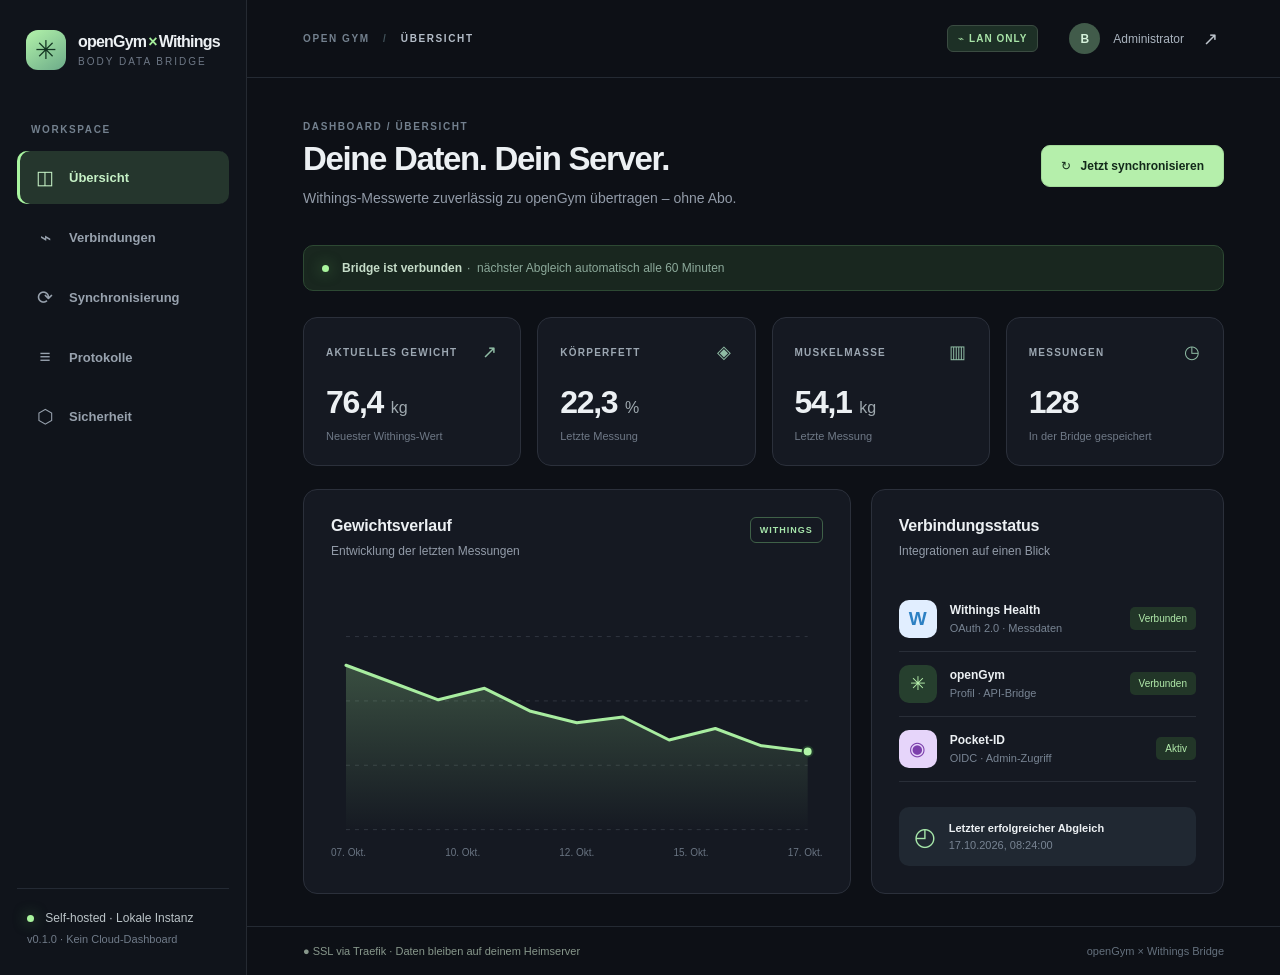
<file: docs/preview-local.html>
<!doctype html>
<html lang="de"><head><meta charset="utf-8"><meta name="viewport" content="width=device-width,initial-scale=1,viewport-fit=cover"><meta name="color-scheme" content="dark"><meta name="theme-color" content="#101319"><title>openGym × Withings · Bridge</title><link rel="stylesheet" href="../app/static/style.css"></head>
<body><div class="layout">
  <aside class="sidebar"><div class="brand"><div class="brand-icon">✳</div><div><strong>openGym<span>×</span>Withings</strong><small>BODY DATA BRIDGE</small></div></div>
    <div class="sidecaption">WORKSPACE</div><nav id="nav">
      <button class="navitem active" data-tab="dashboard"><span>◫</span> Übersicht</button>
      <button class="navitem" data-tab="connections"><span>⌁</span> Verbindungen</button>
      <button class="navitem" data-tab="sync"><span>⟳</span> Synchronisierung</button>
      <button class="navitem" data-tab="logs"><span>≡</span> Protokolle</button>
      <button class="navitem" data-tab="security"><span>⬡</span> Sicherheit</button>
    </nav><div class="sidefoot"><div class="sidedot"></div> Self-hosted · Lokale Instanz<small>v0.1.0 · Kein Cloud-Dashboard</small></div>
  </aside>
  <main><header class="topbar"><div class="crumb">OPEN GYM <span>/</span> <b id="crumb">ÜBERSICHT</b></div><div class="topright"><span class="environment">⌁ <span>LAN ONLY</span></span><div class="avatar">B</div><span id="username">Administrator</span><button id="logout" title="Abmelden" class="logout">↗</button></div></header>
    <div id="notice" class="notice hidden" role="status"></div>
    <div id="authview" class="authview hidden"><div class="authhero"><div class="brand-icon">✳</div><h1 id="auth-title">Verbindung absichern</h1><p id="auth-description">Verbinde Pocket-ID, um die Administrationsoberfläche abzusichern.</p></div>
      <form id="setup-form" class="settings-form hidden"><label>Einmaliger Setup-Code<input name="setup_code" required placeholder="Code aus /mnt/docker/appdata/.../setup.key"></label><label>Pocket-ID Issuer<input name="issuer" required value="https://id.glockb.de"></label><label>OIDC Client-ID<input name="client_id" required></label><label>OIDC Client-Secret<input name="client_secret" type="password" required></label><label>Erlaubte Pocket-ID-Gruppe<input name="allowed_group" value="admin" required></label><button class="primary">Pocket-ID aktivieren →</button></form>
      <a href="/auth/oidc/start" id="oidc-login" class="primary large hidden">Mit Pocket-ID anmelden →</a><p class="muted center">Callback: <code id="oidc-callback"></code></p></div>
    <div id="appview">
      <section data-panel="dashboard" class="panel"><div class="heading"><div><div class="eyebrow">DASHBOARD / ÜBERSICHT</div><h1>Deine Daten. Dein Server.</h1><p>Withings-Messwerte zuverlässig zu openGym übertragen – ohne Abo.</p></div><button class="primary" id="sync-now">↻ &nbsp; Jetzt synchronisieren</button></div>
        <div class="statusline"><span class="live-dot"></span><b id="headline">Bridge ist bereit</b><span class="muted">·&nbsp; nächster Abgleich automatisch alle 60 Minuten</span></div>
        <div class="metrics"><article class="metric"><div>AKTUELLES GEWICHT <span>↗</span></div><strong id="weight">89,0 <small>kg</small></strong><footer>Neuester Withings-Wert</footer></article><article class="metric"><div>KÖRPERFETT <span>◈</span></div><strong id="fat">17,6 <small>%</small></strong><footer>Letzte Messung</footer></article><article class="metric"><div>MUSKELMASSE <span>▥</span></div><strong id="muscle">69,7 <small>kg</small></strong><footer>Letzte Messung</footer></article><article class="metric"><div>MESSUNGEN <span>◷</span></div><strong id="count">1.248</strong><footer>In der Bridge gespeichert</footer></article></div>
        <div class="dash-grid"><section class="card chart-card"><div class="cardtop"><div><h2>Gewichtsverlauf</h2><p>Entwicklung der letzten Messungen</p></div><span class="pill">WITHINGS</span></div><div id="weight-chart" class="chart"></div><div class="xaxis"><span>01. Okt.</span><span>05. Okt.</span><span>09. Okt.</span><span>13. Okt.</span><span>17. Okt.</span></div></section>
          <section class="card activity"><div class="cardtop"><div><h2>Verbindungsstatus</h2><p>Integrationen auf einen Blick</p></div></div><div class="connection-row"><div class="connection-logo w">W</div><div><b>Withings Health</b><small>OAuth 2.0 · Messdaten</small></div><span class="connecttag" id="withings-status">Verbunden</span></div><div class="connection-row"><div class="connection-logo g">✳</div><div><b>openGym</b><small>Profil · API-Bridge</small></div><span class="connecttag" id="gym-status">Verbunden</span></div><div class="connection-row"><div class="connection-logo p">◉</div><div><b>Pocket-ID</b><small>OIDC · Admin-Zugriff</small></div><span class="connecttag" id="oidc-status">Aktiv</span></div><div class="syncnote"><span>◴</span><div><b>Letzter erfolgreicher Abgleich</b><small id="last-sync">Heute, 10:24 Uhr</small></div></div></section></div>
      </section>
      <section data-panel="connections" class="panel hidden"><div class="heading"><div><div class="eyebrow">SETUP / VERBINDUNGEN</div><h1>Alles verbunden.</h1><p>Verbinde die Konten und prüfe die Berechtigungen.</p></div></div><div class="card-stack"><section class="card"><div class="cardtop"><div><h2>01 · Withings API</h2><p>OAuth-Anwendung mit dem Scope user.metrics</p></div><span class="pill">OAUTH 2.0</span></div><form id="withings-form" class="settings-form inline-grid"><label>Client-ID<input name="client_id" id="wc" placeholder="Deine Withings Client-ID"></label><label>Client-Secret<input type="password" name="client_secret" placeholder="Neuen Secret eintragen"></label><div class="form-actions"><button type="submit" class="secondary">Zugangsdaten speichern</button><a class="primary" href="/auth/withings/start">Withings verbinden ↗</a></div></form><div class="help">Redirect-URL: <code id="withings-callback"></code></div></section>
        <section class="card"><div class="cardtop"><div><h2>02 · openGym</h2><p>Dein Profil mit einem einmaligen Geräte-Code koppeln</p></div><span class="pill">PAIRING</span></div><form id="pair-form" class="settings-form inline-grid"><label>8-stelliger Code aus openGym<input name="code" maxlength="8" minlength="8" required placeholder="K7WQ2MZP"></label><div class="form-actions"><button class="primary">Profil verbinden →</button><span class="muted">Der Code ist 5 Minuten gültig.</span></div></form><div class="help">In openGym: Einstellungen → Mobilgerät koppeln. Verbindung zur internen API, kein Datenbankzugriff.</div></section></div></section>
      <section data-panel="sync" class="panel hidden"><div class="heading"><div><div class="eyebrow">AUTOMATION / SYNC</div><h1>Synchronisierung</h1><p>Kontrolliere Zeitplan, Verlauf und Konfliktverhalten.</p></div><button class="primary" id="sync-preview">Vorschau starten</button></div><section class="card"><div class="cardtop"><div><h2>Synchronisierungsregeln</h2><p>Alle Einstellungen werden dauerhaft gespeichert</p></div></div><form id="sync-form" class="settings-form"><label>Intervall<select name="interval_minutes" id="interval"><option value="15">Alle 15 Minuten</option><option value="60" selected>Alle 60 Minuten</option><option value="180">Alle 3 Stunden</option><option value="360">Alle 6 Stunden</option><option value="1440">Täglich</option></select></label><label>Historie beim ersten Import (Tage)<input type="number" min="1" max="7300" name="history_days" id="history-days" value="3650"></label><label class="toggleline"><span><b>Automatisch synchronisieren</b><small>Die Bridge überprüft neue Withings-Messungen</small></span><input type="checkbox" name="sync_enabled" id="sync-enabled"></label><label class="toggleline"><span><b>Withings hat Vorrang</b><small>Bei gleichem Datum ersetzt Withings vorhandene Gewichtswerte in openGym</small></span><input type="checkbox" name="prefer_withings" id="prefer-withings" checked></label><div class="form-actions"><button class="primary">Einstellungen speichern</button><button type="button" id="sync-run" class="secondary">Manuell synchronisieren</button></div></form></section><div class="card warn"><b>Datenschutz &amp; Sicherheit</b><p>openGym wird nur mit aktueller Revisionsnummer geschrieben. Bei Konflikten liest die Bridge das Profil erneut ein. Trainingshistorie und Routinen bleiben unangetastet.</p></div></section>
      <section data-panel="logs" class="panel hidden"><div class="heading"><div><div class="eyebrow">SYSTEM / PROTOKOLLE</div><h1>Aktivitätsprotokoll</h1><p>Letzte Synchronisierungen und Fehler ohne Tokens oder personenbezogene Messwerte.</p></div></div><div class="card"><div class="cardtop"><h2>Ereignisse</h2><button class="secondary" id="refresh-logs">Aktualisieren</button></div><div id="log-list" class="log-list"></div></div></section>
      <section data-panel="security" class="panel hidden"><div class="heading"><div><div class="eyebrow">ADMINISTRATION / SICHERHEIT</div><h1>Zugriffsverwaltung</h1><p>Authentifizierung und Zugriffsrechte verwalten.</p></div></div><section class="card"><div class="cardtop"><div><h2>Pocket-ID (OIDC)</h2><p>Nur Mitglieder der erlaubten Gruppe haben Zugriff</p></div><span class="pill">OIDC</span></div><form id="oidc-form" class="settings-form"><label>Issuer<input type="url" name="issuer" id="issuer" value="https://id.glockb.de"></label><label>Client-ID<input name="client_id" placeholder="ID nur ändern, wenn nötig"></label><label>Client-Secret<input type="password" name="client_secret" placeholder="Leer lassen = gespeichertes Secret behalten"></label><label>Erlaubte Gruppe<input name="allowed_group" id="allowed-group" value="admin"></label><div class="form-actions"><button class="primary">OIDC-Konfiguration speichern</button></div></form><div class="help">Bei Änderungen an Issuer oder Client solltest du danach den Login in einem privaten Browserfenster testen.</div></section></section>
    </div><footer class="mainfoot"><span>● SSL via Traefik · Daten bleiben auf deinem Heimserver</span><span>openGym × Withings Bridge</span></footer>
  </main>
</div><script src="../app/static/app.js" defer></script></body></html>
</file>
<file: app/static/style.css>
:root{--bg:#0d1016;--panel:#151922;--panel2:#1b202a;--stroke:#2b303b;--muted:#929ba8;--text:#ecf0f3;--green:#a5ee9b;--accent:#96cc9c;font-family:Inter,-apple-system,BlinkMacSystemFont,"Segoe UI",sans-serif;color:var(--text);font-synthesis:none}*{box-sizing:border-box}body{margin:0;background:var(--bg);font-size:14px}.layout{min-height:100vh;display:grid;grid-template-columns:247px 1fr}.sidebar{border-right:1px solid #252a32;background:#10141b;display:flex;flex-direction:column;padding:30px 17px}.brand{display:flex;align-items:center;gap:12px;padding:0 9px 54px}.brand-icon{background:linear-gradient(145deg,#b3f3aa,#6cab89);color:#133422;display:grid;place-items:center;width:40px;height:40px;border-radius:12px;font-size:26px;font-weight:800}.brand strong{font-size:16px;letter-spacing:-.8px}.brand strong span{color:#a5ee9b;margin:0 2px}.brand small{display:block;color:#6d7785;font-size:10px;letter-spacing:2px;margin-top:5px}.sidecaption,.eyebrow,.crumb{color:#73808e;font-size:10px;letter-spacing:1.6px;font-weight:750}.sidecaption{padding:0 14px;margin-bottom:16px}.navitem{border:0;background:transparent;color:#98a2ae;text-align:left;display:flex;align-items:center;gap:14px;padding:15px 18px;border-radius:10px;width:100%;margin-bottom:7px;font-weight:550;cursor:pointer;font-size:13px}.navitem span{width:20px;font-size:19px;text-align:center}.navitem:hover,.navitem.active{background:#25362d;color:#c6f1c6}.navitem.active{box-shadow:inset 3px 0 0 #a9f5a0}.sidefoot{margin-top:auto;border-top:1px solid #242a34;padding:22px 10px 0;color:#bbc4c8;font-size:12px}.sidefoot small{display:block;color:#707b89;margin-top:8px;font-size:11px}.sidedot,.live-dot{display:inline-block;width:7px;height:7px;background:#a9f59d;border-radius:50%;margin-right:8px;box-shadow:0 0 14px #76d86e88}.topbar{height:78px;border-bottom:1px solid #242a33;display:flex;justify-content:space-between;align-items:center;padding:0 56px}.crumb span{color:#42535b;padding:0 9px}.crumb b{color:#b4bdc8}.topright{display:flex;align-items:center;gap:13px;font-size:12px;color:#aab4bf}.environment{border:1px solid #3b4c42;color:#a8e3a7;background:#1d3026;border-radius:6px;padding:7px 10px;font-size:10px;letter-spacing:1px;font-weight:800;margin-right:18px}.avatar{display:grid;place-items:center;border-radius:50%;width:31px;height:31px;background:#415b4a;color:#d5f1db;font-weight:750}.logout{background:transparent;border:0;color:#bdc4cc;font-size:18px;cursor:pointer}main{min-width:0;display:flex;flex-direction:column}#appview{max-width:1540px;width:100%;margin:0 auto;flex:1}.panel{padding:43px 56px 32px}.hidden{display:none!important}.heading{display:flex;align-items:center;justify-content:space-between;margin-bottom:35px;gap:20px}.heading h1{font-size:33px;font-weight:720;letter-spacing:-1.35px;margin:8px 0 9px}.heading p,.card p{color:var(--muted);margin:0;line-height:1.65}.primary,.secondary{font-family:inherit;text-decoration:none;display:inline-flex;justify-content:center;align-items:center;padding:13px 19px;border-radius:9px;cursor:pointer;font-size:12px;font-weight:700;white-space:nowrap}.primary{background:#b5efab;border:1px solid #a3db9a;color:#13291a}.primary:hover{background:#d0ffc5}.secondary{background:#282e39;border:1px solid #444c58;color:#e9ecf0}.secondary:hover{background:#313845}.statusline{display:flex;align-items:center;gap:5px;background:#19271f;border:1px solid #2d4933;border-radius:10px;padding:15px 18px;font-size:12px;margin-bottom:26px;color:#c5dcc8}.statusline .muted{color:#8ca99a}.metrics{display:grid;grid-template-columns:repeat(4,minmax(0,1fr));gap:16px;margin-bottom:23px}.metric,.card{background:var(--panel);border:1px solid var(--stroke);border-radius:14px}.metric{padding:23px 22px}.metric>div{color:#9ca7b2;letter-spacing:1.25px;font-weight:800;font-size:10px;display:flex;justify-content:space-between;align-items:center}.metric>div span{font-size:18px;color:#8fbca4}.metric strong{display:block;font-size:32px;letter-spacing:-1.3px;margin-top:21px;font-weight:760}.metric strong small{font-size:16px;font-weight:500;color:#9fa9af;letter-spacing:0}.metric footer{color:#6f7987;margin-top:9px;font-size:11px}.dash-grid{display:grid;grid-template-columns:minmax(0,1.55fr) minmax(300px,1fr);gap:20px}.card{padding:27px}.cardtop{display:flex;justify-content:space-between;align-items:start;gap:8px;margin-bottom:25px}.card h2{font-size:16px;margin:0 0 7px;letter-spacing:-.2px}.card p{font-size:12px}.pill{color:#a6e5ab;border:1px solid #3f6148;border-radius:6px;padding:7px 9px;font-size:9px;font-weight:800;letter-spacing:1px}.chart{height:260px;display:flex;align-items:center;width:100%}.chart svg{width:100%;height:100%}.xaxis{display:flex;justify-content:space-between;color:#697482;font-size:10px;padding:0 0 3px}.connection-row{display:flex;align-items:center;gap:13px;padding:13px 0;border-bottom:1px solid #292e38}.connection-logo{width:38px;height:38px;border-radius:10px;display:grid;place-items:center;font-size:19px;font-weight:900}.connection-logo.w{background:#e1eeff;color:#2c80c3}.connection-logo.g{background:#263f2e;color:#b5efab}.connection-logo.p{background:#e6d5fa;color:#7c40ac}.connection-row>div:nth-child(2){flex:1}.connection-row b{display:block;font-size:12px}.connection-row small,.syncnote small{display:block;color:#788493;font-size:11px;margin-top:5px}.connecttag{color:#b3ecac;background:#223628;padding:6px 9px;border-radius:5px;font-size:10px}.connecttag.off{color:#f3cd9b;background:#3e3225}.syncnote{margin-top:25px;background:#202832;padding:15px;display:flex;align-items:center;gap:13px;border-radius:10px}.syncnote>span{font-size:25px;color:#a6e6a9}.syncnote b{display:block;font-size:11px}.card-stack{display:grid;gap:20px}.settings-form{display:grid;gap:19px}.settings-form.inline-grid{grid-template-columns:repeat(2,minmax(0,1fr))}.settings-form label{display:grid;gap:8px;color:#b9c4cb;font-size:12px;font-weight:620}.settings-form input,.settings-form select{width:100%;background:#10151d;border:1px solid #3b424e;border-radius:8px;color:#eef3f4;padding:14px;font:inherit;min-width:0}.settings-form input:focus,.settings-form select:focus{outline:2px solid #87bd92}.form-actions{display:flex;align-items:center;gap:14px;flex-wrap:wrap;grid-column:1/-1}.help{color:#838f99;font-size:12px;line-height:1.65;margin-top:19px}.help code,.muted code{font-size:11px;overflow-wrap:anywhere;color:#bed4c5}.muted{color:var(--muted)}.toggleline{display:flex!important;justify-content:space-between;align-items:center;gap:25px;background:#1b212b;padding:18px;border-radius:8px}.toggleline b{font-size:13px}.toggleline small{display:block;color:#87929f;font-size:11px;margin-top:5px;font-weight:400}.toggleline input{width:19px;height:19px;accent-color:#9ce798}.warn{margin-top:20px;border-color:#46503b;background:#21251e}.warn b{color:#e0e7cc}.warn p{margin-top:9px}.log-list{display:grid;gap:0}.log-row{padding:17px 0;border-bottom:1px solid #2a3039;display:flex;gap:18px;color:#c4ccd3;font-size:12px}.log-row time{color:#7b8794;min-width:145px}.log-row strong{color:#a5e99c;min-width:56px}.log-row strong.error{color:#efada1}.notice{margin:20px 56px 0;background:#243528;border:1px solid #406342;color:#d2edd3;padding:12px 16px;border-radius:9px}.notice.bad{background:#402927;border-color:#75413c;color:#fad4d0}.authview{max-width:560px;margin:70px auto;flex:1;width:calc(100% - 32px);background:#171c25;border:1px solid var(--stroke);padding:36px;border-radius:15px}.authhero{text-align:center}.authhero .brand-icon{margin:0 auto 20px}.authhero h1{font-size:25px;margin:0 0 10px}.authhero p{color:var(--muted);line-height:1.6}.authview .settings-form{margin:30px 0}.large{display:flex;font-size:14px;padding:16px;margin:27px auto 20px}.center{text-align:center;font-size:11px}.mainfoot{border-top:1px solid #242a33;color:#64707d;font-size:11px;display:flex;justify-content:space-between;padding:18px 56px}.mainfoot span:first-child{color:#87978b}@media(max-width:1130px){.metrics{grid-template-columns:repeat(2,1fr)}.dash-grid{grid-template-columns:1fr}.sidebar{width:215px}.layout{grid-template-columns:215px 1fr}.panel{padding:32px 28px}.topbar{padding:0 28px}.mainfoot{padding:18px 28px}}@media(max-width:710px){.layout{display:block}.sidebar{padding:14px 15px 7px;border-right:0;border-bottom:1px solid #263039}.brand{padding:0 0 11px}.sidecaption,.sidefoot{display:none}.sidebar nav{display:flex;gap:4px;overflow-x:auto}.navitem{padding:10px 11px;margin:0;font-size:11px;white-space:nowrap;width:auto;gap:6px}.navitem span{font-size:14px;width:15px}.topbar{height:51px;padding:0 18px}.topright{gap:7px}.environment{margin-right:5px;padding:5px 7px}.topright #username{display:none}.panel{padding:26px 18px}.heading{align-items:stretch;display:block;margin-bottom:25px}.heading h1{font-size:27px}.heading .primary{margin-top:20px}.metrics{gap:10px}.metric{padding:16px}.metric>div{font-size:9px}.metric strong{font-size:26px;margin-top:17px}.metric footer{font-size:10px}.card{padding:19px}.settings-form.inline-grid{grid-template-columns:1fr}.statusline{display:block;line-height:1.8}.xaxis{font-size:9px}.mainfoot{padding:16px 18px}.mainfoot span:last-child{display:none}.notice{margin:15px}.authview{margin:24px auto}}
/* Responsive mobile workspace. Desktop layout stays unchanged. */
html{-webkit-text-size-adjust:100%}
button,a,input,select{touch-action:manipulation}
button:focus-visible,a:focus-visible,input:focus-visible,select:focus-visible{outline:3px solid #b5efab;outline-offset:3px}
#appview,.panel,.card,.metric{min-width:0}
.card,.metric,.log-row,.connection-row{overflow-wrap:anywhere}
.help code,#oidc-callback,#withings-callback{overflow-wrap:anywhere;word-break:break-word}
.log-row>span{min-width:0;overflow-wrap:anywhere}
.chart-empty{width:100%;text-align:center;color:var(--muted);font-size:13px;line-height:1.5}
.navlabel{min-width:0}
@media (max-width:960px) and (min-width:711px){
  .sidebar{width:190px;padding-inline:12px}
  .layout{grid-template-columns:190px minmax(0,1fr)}
  .brand{padding-inline:3px}.brand strong{font-size:14px}.brand small{letter-spacing:1.1px}
  .environment{margin-right:0}.topbar,.panel{padding-inline:24px}
  .metric{padding:19px}.card{padding:22px}
}
@media (max-width:710px){
  html{scroll-padding-top:80px}
  body{font-size:15px;overflow-x:clip}
  .layout{display:block;min-height:100svh}
  main{min-height:100svh;padding-bottom:calc(88px + env(safe-area-inset-bottom,0px))}
  .sidebar{
    position:fixed;inset:auto 0 0;width:100%;z-index:50;display:block;
    padding:7px max(8px,env(safe-area-inset-right,0px)) calc(7px + env(safe-area-inset-bottom,0px)) max(8px,env(safe-area-inset-left,0px));
    background:rgba(16,20,27,.97);border-top:1px solid #303944;border-bottom:0;border-right:0;
    box-shadow:0 -12px 32px #05070a88;-webkit-backdrop-filter:blur(20px);backdrop-filter:blur(20px)
  }
  .sidebar .brand,.sidebar .sidecaption,.sidebar .sidefoot{display:none}
  .sidebar nav{display:grid;grid-template-columns:repeat(5,minmax(0,1fr));gap:3px;overflow:visible;width:100%}
  .navitem{
    display:flex;flex-direction:column;justify-content:center;align-items:center;
    width:100%;min-width:0;min-height:54px;margin:0;padding:7px 2px;border-radius:12px;gap:4px;
    font-size:10px;font-weight:650;line-height:1.15;text-align:center;letter-spacing:-.15px;white-space:nowrap;color:#acb4bf
  }
  .navitem>span:first-child{width:auto;font-size:21px;line-height:22px}
  .navitem .navlabel{width:auto;max-width:100%;font-size:10px;line-height:1.15}
  .navitem.active{box-shadow:none;background:#263d30;color:#ccf6c8}
  .navitem:active{transform:scale(.97)}
  .topbar{
    position:sticky;top:0;z-index:30;height:60px;
    padding:0 max(16px,env(safe-area-inset-right,0px)) 0 max(16px,env(safe-area-inset-left,0px));
    background:rgba(13,16,22,.95);-webkit-backdrop-filter:blur(16px);backdrop-filter:blur(16px)
  }
  .crumb{min-width:0;font-size:10px;letter-spacing:.9px;overflow:hidden;text-overflow:ellipsis;white-space:nowrap}
  .crumb span{padding-inline:5px}.crumb b{overflow:hidden;text-overflow:ellipsis;white-space:nowrap}
  .topright{gap:7px;flex-shrink:0}
  .topright .environment,.topright #username{display:none}
  .avatar{width:32px;height:32px}
  .logout{width:44px;height:44px;font-size:19px;display:grid;place-items:center;border-radius:10px}
  #appview{width:100%}.panel{padding:25px 16px 32px}
  .heading{display:flex;flex-direction:column;align-items:stretch;gap:18px;margin-bottom:24px}
  .heading h1{font-size:clamp(25px,7vw,32px);line-height:1.14;letter-spacing:-.9px;margin:8px 0 9px}
  .heading p{max-width:60ch;font-size:13px;line-height:1.5}
  .heading>.primary{width:100%;margin:0}.eyebrow{letter-spacing:1.2px}
  .primary,.secondary{min-height:46px;min-width:0;padding:12px 15px;font-size:14px;white-space:normal;text-align:center;line-height:1.2}
  .statusline{display:grid;grid-template-columns:9px minmax(0,1fr);column-gap:10px;row-gap:4px;align-items:center;margin-bottom:16px;padding:15px;line-height:1.5}
  .statusline .live-dot{margin:0}.statusline b{font-size:13px}.statusline .muted{grid-column:2;font-size:12px}
  .metrics{grid-template-columns:repeat(2,minmax(0,1fr));gap:10px;margin-bottom:16px}
  .metric{padding:16px 13px;border-radius:13px}
  .metric>div{min-height:28px;gap:3px;font-size:9px;line-height:1.35;letter-spacing:.45px}
  .metric>div span{font-size:15px;flex:none}
  .metric strong{margin-top:15px;font-size:clamp(24px,6.8vw,31px);line-height:1.1;letter-spacing:-.8px}
  .metric strong small{font-size:13px}.metric footer{margin-top:10px;font-size:10px;line-height:1.4}
  .dash-grid,.card-stack{display:grid;grid-template-columns:minmax(0,1fr);gap:14px}
  .card{padding:19px 16px;border-radius:14px}
  .cardtop{gap:10px;margin-bottom:18px}.cardtop h2,.card h2{font-size:16px;line-height:1.3}
  .cardtop p{font-size:12px}.pill{flex-shrink:0;font-size:9px;padding:6px 7px}
  .chart{height:210px;min-height:160px}.chart svg{display:block;max-width:100%}
  .xaxis{margin-top:2px;font-size:10px}.xaxis span:nth-child(2),.xaxis span:nth-child(4){display:none}
  .connection-row{gap:10px}.connection-row>div:nth-child(2){min-width:0}
  .connection-row b{font-size:13px}.connection-row small{font-size:11px;line-height:1.4}
  .connecttag{font-size:10px;max-width:96px;text-align:center}.syncnote{margin-top:15px}
  .settings-form,.settings-form.inline-grid{display:grid;grid-template-columns:minmax(0,1fr);gap:17px}
  .settings-form label{font-size:13px}
  .settings-form input,.settings-form select{min-height:48px;font-size:16px;border-radius:10px;padding:12px 13px}
  .settings-form input[type=checkbox]{width:22px;height:22px;min-height:22px;flex:none}
  .form-actions{grid-column:1;display:grid;grid-template-columns:minmax(0,1fr);gap:10px;align-items:stretch}
  .form-actions button,.form-actions a{width:100%}
  .form-actions>.muted{font-size:12px;line-height:1.4;text-align:center}
  .toggleline{gap:12px;padding:16px 13px;border-radius:11px}
  .toggleline>span{min-width:0}.toggleline b{font-size:13px}.toggleline small{line-height:1.45;font-size:12px}
  .help{line-height:1.65;font-size:12px}
  .log-row{display:grid;grid-template-columns:minmax(0,1fr) auto;gap:7px 12px;padding:15px 0}
  .log-row time{min-width:0;grid-column:1;grid-row:1;font-size:11px}
  .log-row strong{min-width:0;grid-column:2;grid-row:1;justify-self:end;font-size:11px}
  .log-row>span{grid-column:1/-1;grid-row:2;line-height:1.5;font-size:13px}
  .notice{position:fixed;z-index:90;top:calc(67px + env(safe-area-inset-top,0px));left:12px;right:12px;margin:0;padding:13px 15px;box-shadow:0 14px 36px #0008;font-size:13px;line-height:1.4}
  .authview{width:calc(100% - 32px);margin:25px auto;padding:24px 17px;border-radius:16px}
  .authview h1{font-size:24px}.authview .settings-form{margin:25px 0}
  .authview .large{width:100%}.authview .center{overflow-wrap:anywhere;line-height:1.5}
  .is-auth .sidebar{display:none}.is-auth main{padding-bottom:0}
  .mainfoot{display:none}
}
@media (max-width:355px){
  .navitem .navlabel{font-size:9px;letter-spacing:-.28px}
  .navitem>span:first-child{font-size:20px}
  .metric{padding:14px 11px}.metric>div{font-size:8px}.card{padding:17px 13px}
}
@media(prefers-reduced-motion:reduce){*,*::before,*::after{scroll-behavior:auto!important;transition-duration:.01ms!important;animation-duration:.01ms!important}}

/* Desktop gets the original full navigation labels; phones get succinct tabs. */
.nav-short{display:none}
@media(max-width:710px){
  .navitem .nav-full{display:none}
  .navitem .nav-short{display:inline}
  .navitem .navlabel{display:block;max-width:100%;font-size:10px;line-height:1.15}
  .navitem{white-space:normal}
}

/* The old .navitem span rule styles icon spans; labels now have nested spans too. */
.navitem .navlabel{width:auto;flex:1;min-width:0;text-align:left;font-size:13px}
.navitem .nav-full,.navitem .nav-short{width:auto;font-size:inherit;text-align:inherit}
@media(max-width:710px){
  .navitem .navlabel{flex:0 1 auto;text-align:center;font-size:10px}
}
</file>
